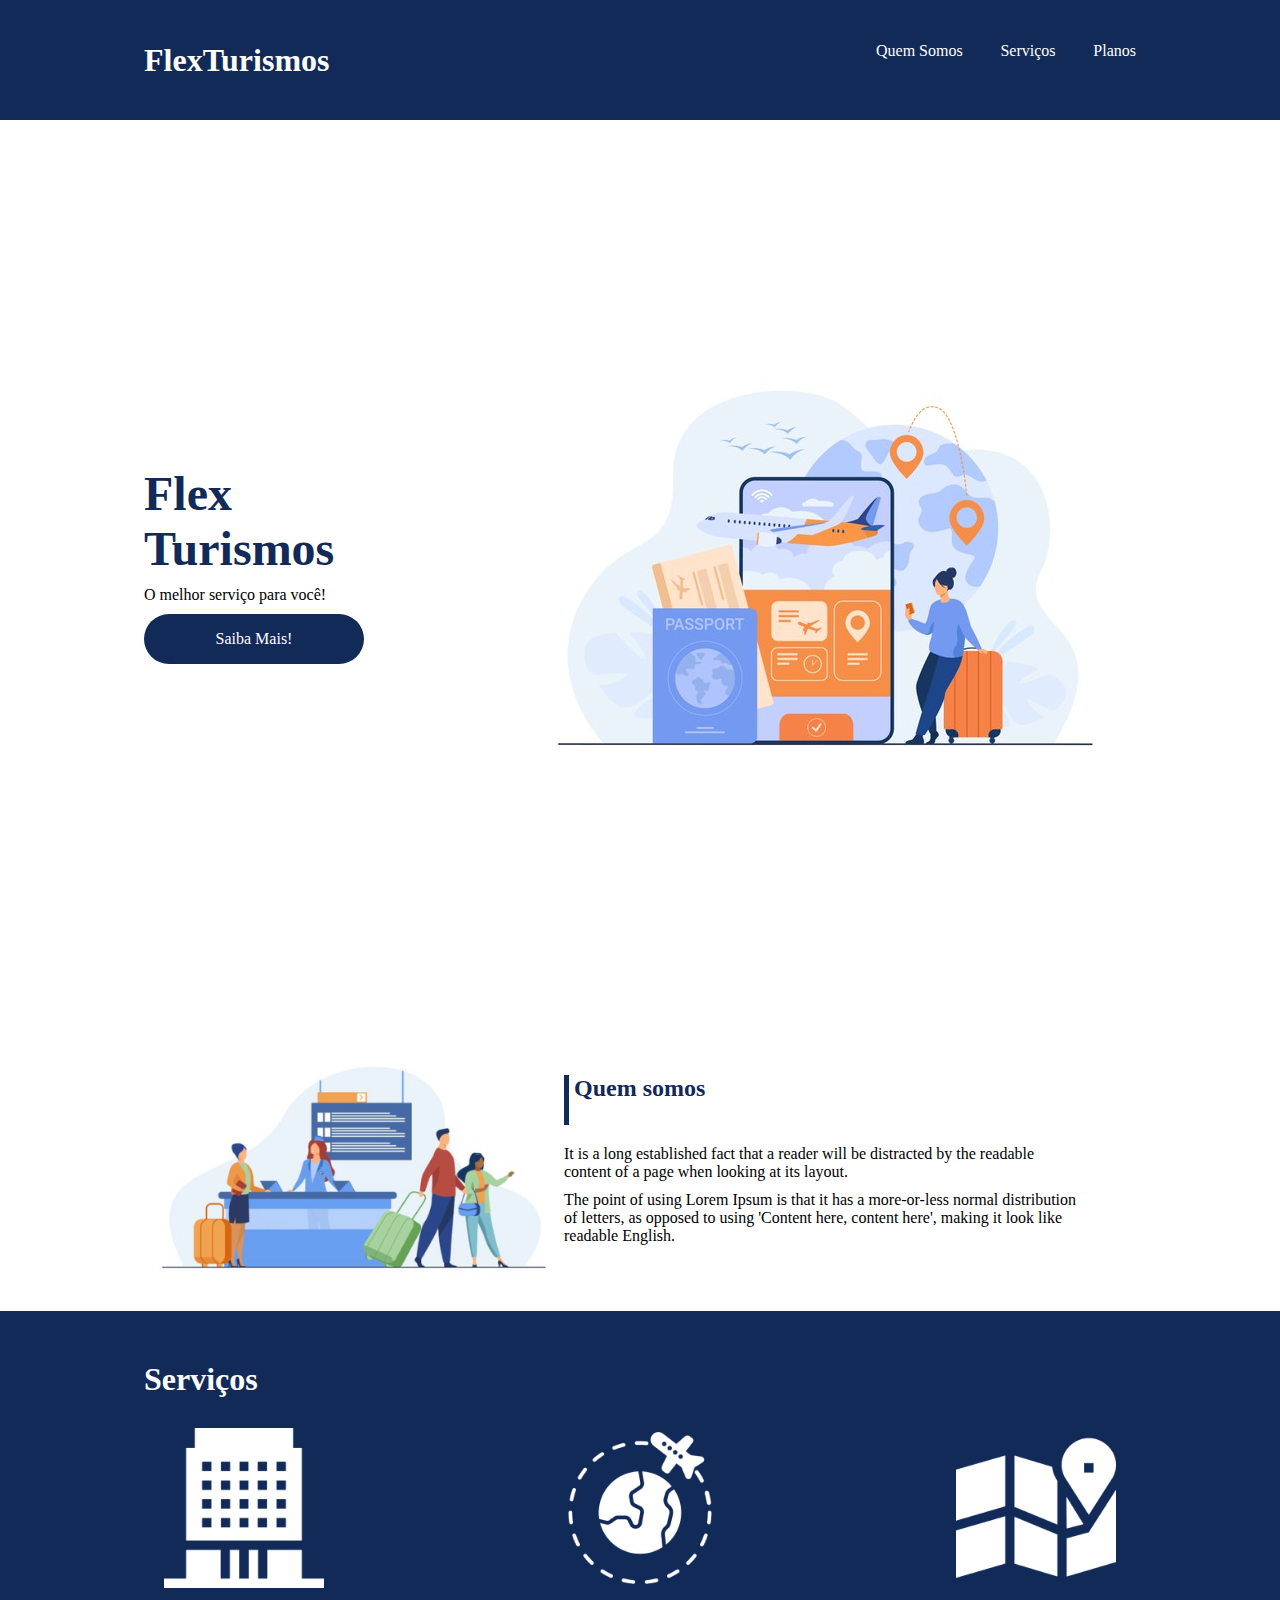
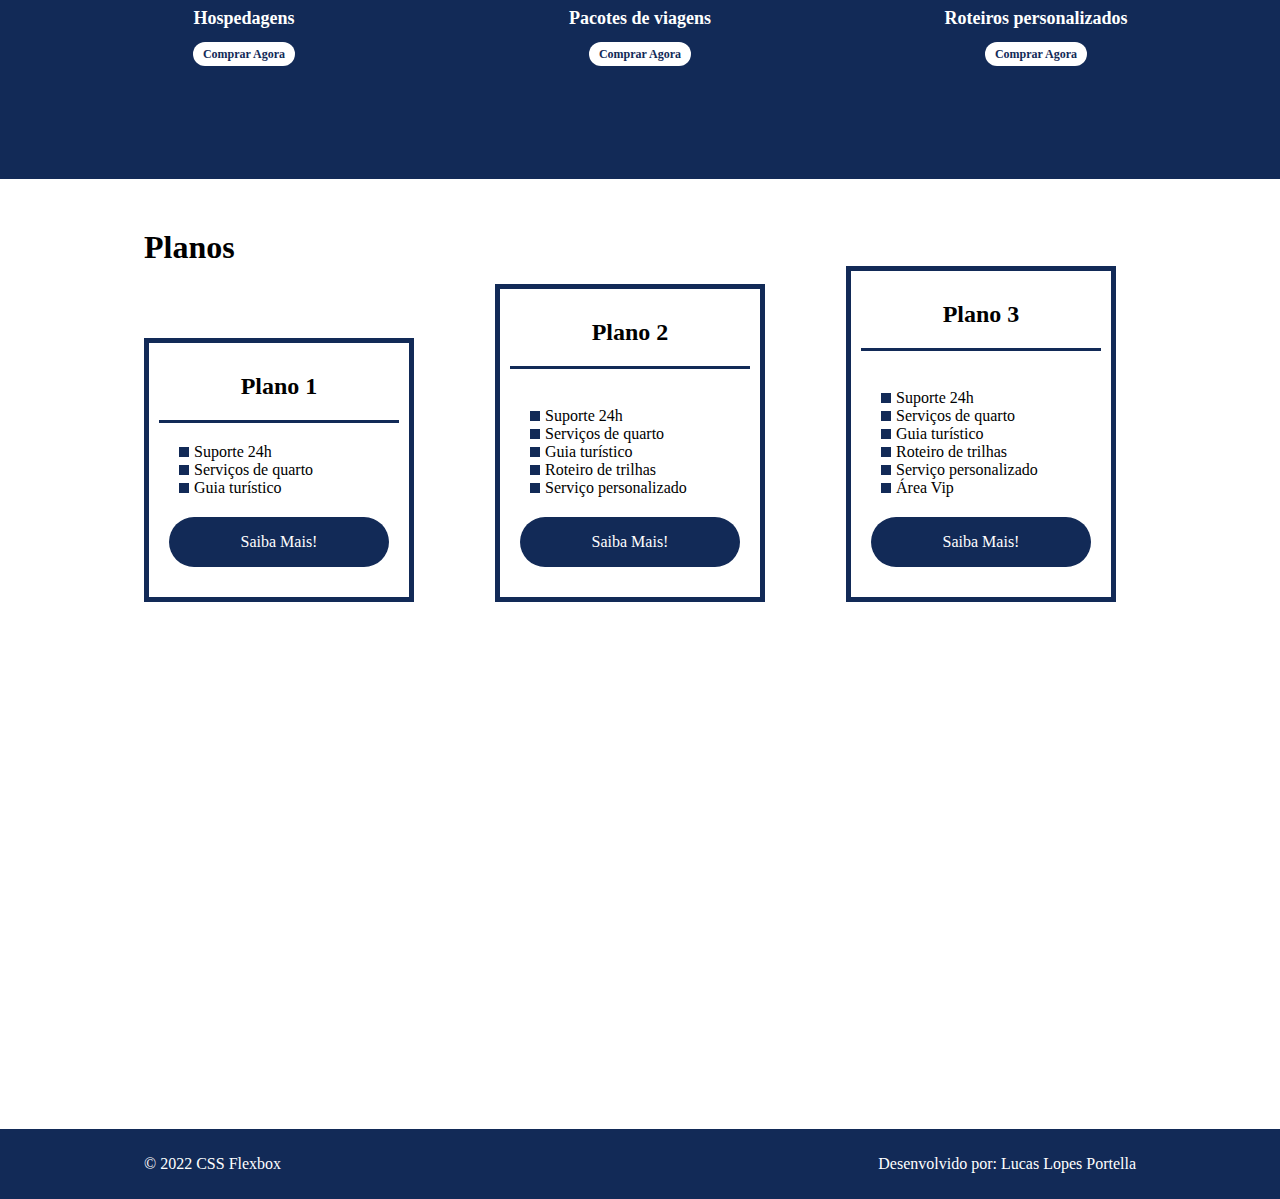
<file: Aula-Flexbox/index.html>
<!DOCTYPE html>
<html lang="pt-br">
<head>
    <meta charset="UTF-8">
    <meta name="viewport" content="width=device-width, initial-scale=1.0">
    <title>Flex Turismos</title>
    <link rel="stylesheet" href="./style.css">
</head>
<body>
    <header>
        <div class="flex-container menu">
            <div><h1>FlexTurismos</h1></div>
            <ul class="list-items">
                <li><a href="#quem-somos">Quem Somos</a></li>
                <li><a href="#servicos">Serviços</a></li>
                <li><a href="#planos">Planos</a></li>
            </ul>
        </div>
    </header>

    <div class="flex-container apresentacao">
        <div class="texto-apresentacao">
            <h1>Flex <br>Turismos</h1>
            <p>O melhor serviço para você!</p>
            <a class="btn" href="">Saiba Mais!</a>
        </div>

        <div>
            <div><img src="0-main.png" alt="banner de apresentação"></div>
        </div>
    </div>

    <div class="flex-container" id="quem-somos">
        

        <div>
            <h2>Quem somos</h2>
            <p>It is a long established fact that a reader will be distracted by the readable content of a page when looking at its layout. </p>
            <p>The point of using Lorem Ipsum is that it has a more-or-less normal distribution of letters, as opposed to using 'Content here, content here', making it look like readable English.</p>
        </div>
        <div>
            <img src="1-quem-somos.png" alt="balcão de atendimento">
        </div>
    </div>

    <div class="container-externo">
        <div class="flex-container" id="servicos">
            <div>
                <h2>Serviços</h2>
            </div>

            <div class="list-servicos">
                <div class="item-servico">
                    <div><img src="icon-2.png" alt="hospedagens"></div>
                    <p>Hospedagens</p>
                    <a href="#">Comprar Agora</a>
                </div>

                <div class="item-servico">
                <div><img src="icon-1.png" alt="pacote de viagens"></div>
                <p>Pacotes de viagens</p>
                <a href="#">Comprar Agora</a>
                </div>

                <div class="item-servico">
                    <div><img src="icon-3.png" alt="roteiros personalizados"></div>
                    <p>Roteiros personalizados</p>
                    <a href="#">Comprar Agora</a>
                </div>
            </div>
        </div>
    </div>

    <div class="flex-container" id="planos">
        <div><h2>Planos</h2></div>
        <div class="list-planos">
            <div class="item-plano">
                <h3>Plano 1</h3>
                <ul>
                    <li>Suporte 24h</li>
                    <li>Serviços de quarto</li>
                    <li>Guia turístico</li>
                </ul>
                <a class="btn" href="#">Saiba Mais!</a>
            </div>
    
            <div class="item-plano">
                <h3>Plano 2</h3>
                <br>
                <ul>
                    <li>Suporte 24h</li>
                    <li>Serviços de quarto</li>
                    <li>Guia turístico</li>
                    <li>Roteiro de trilhas</li>
                    <li>Serviço personalizado</li>
                </ul>
                <a class="btn" href="#">Saiba Mais!</a>
            </div>
    
            <div class="item-plano">
                <h3>Plano 3</h3>
                <br>
                <ul>
                    <li>Suporte 24h</li>
                    <li>Serviços de quarto</li>
                    <li>Guia turístico</li>
                    <li>Roteiro de trilhas</li>
                    <li>Serviço personalizado</li>
                    <li>Área Vip</li>
                </ul>
                <a class="btn" href="#">Saiba Mais!</a>
            </div>
        </div>
    </div>

    <footer>
        <div class="flex-container footer">
            <p>&copy; 2022 CSS Flexbox</p>
            <p>Desenvolvido por: Lucas Lopes Portella</p>
        </div>   
    </footer>
</body>
</html>
</file>
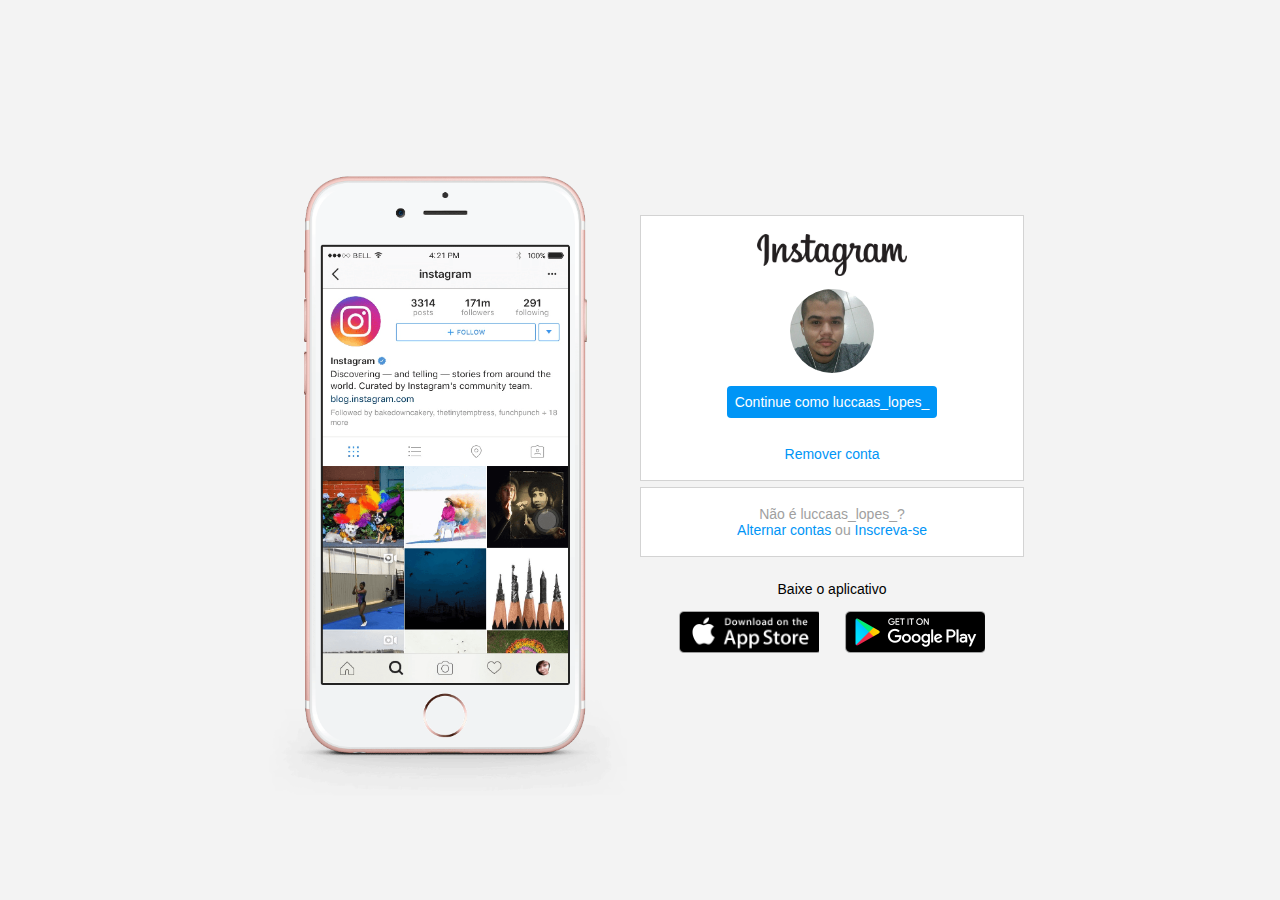
<file: Aula-Pagina-Instagram/index.html>
<!DOCTYPE html>
<html lang="pt-br">
<head>
    <meta charset="UTF-8">
    <meta name="viewport" content="width=device-width, initial-scale=1.0">
    <link rel="stylesheet" href="style.css">
    <title>Instagram</title>
</head>
<body>
    <div class="instagram-wrapper">
        <div class="instagram-phone">
            <img src="./img/instagram-celular.png" alt="celular">
        </div>
        <div class="instagram-continue">
            <div class="group">
                <img src="./img/instagram-logo.png" class="instagram-logo" alt="instagram logo">
                <div class="profile-photo">
                    <img src="img\img-insta.png" alt="foto de perfil">
                </div>
                <a href="#" class="instagram-login">Continue como luccaas_lopes_</a>
                <a href="#" class="instagram-logout">Remover conta</a>
            </div>
            <div class="group">
                <p class="not-account">Não é luccaas_lopes_?</p>
                <p class="not-account">
                    <span class="link-blue">Alternar contas</span>
                    ou
                    <span class="link-blue">Inscreva-se</span>
                </p>
            </div>
            <div class="get-the-app">
                <p class="get-app">Baixe o aplicativo</p>
                <div class="download">
                    <a href="#" class="app-download"></a>
                    <a href="#" class="app-download"></a>
                </div>
            </div>
        </div>
    </div>
</body>
</html>
</file>
<file: Aula-Flexbox/style.css>
*{
    margin: 0;
    padding: 0;
    font-family:'Georgia', 'Times New Roman', 'Times', 'serif'   
}
ul{
    list-style: none;
    margin: 0;
    padding: 0;
}
ul li a{
    text-decoration: none;
}
div img{
    display: block;
    width: 100%;
}
.flex-container{
    display: flex;
    max-width: 992px;
    margin: auto;
    width: 100%;
    
}
header{
    background-color: #122A57;
    height: 100px;
    display: flex;
    align-items: center;
    color: #fff;
    padding: 10px 5px;
    
}
header .list-items {
    display: flex;
    max-width: 260px;
    width: 100%;
    justify-content: space-between;
}

.list-items li a{
    color:#fff;

}

header .menu{
    justify-content: space-between;
}
.apresentacao{
    height: 100vh;
    align-items: center;
    justify-content: space-between;
}
.apresentacao .texto-apresentacao{
    min-height: 200px;
}

.texto-apresentacao h1{
    color: #122A57;
    font-size: 48px;
    margin-bottom: 10px;
}
.btn{
    background-color: #122A57;
    color: #fff;
    text-align: center;
    border-radius: 30px;
    width: 220px;
    display: block;
    text-decoration: none;
    height: 50px;
    line-height: 50px;
    margin-top: 10px;
    margin-bottom: 10px;
}
#quem-somos{
    flex-direction: row-reverse;
    align-items: center;
    justify-content: space-between;
}
#quem-somos h2{
    font: 32px;
    color: #122A57;
    display: flex;
    margin-bottom: 20px;
}
#quem-somos h2::before{
    content: "";
    height: 50px;
    width: 5px;
    margin-right: 5px;
    background-color:#122A57;
    position: relative;
}
#quem-somos p{
    margin-bottom: 10px;
    width: 90%;
}
#quem-somos img{
    min-width: 420px;
}
.container-externo{
    background-color: #122A57;
    width: 100%;
}
#servicos{
    flex-direction: column;
    padding-top: 50px;
    padding-bottom: 100px;
}
#servicos h2{
    color: #fff;
    font-size: 32px;
    margin-bottom: 30px;
}
.list-servicos{
    display: flex;
    justify-content: space-between;
}
.list-servicos .item-servico{
    text-align: center;
    
}
.item-servico a{
    width: 220px;
    background-color: #fff;
    border-radius: 30px;
    text-align: center;
    margin-top: 20px;
    line-height: 50px;
    padding: 5px 10px;
    text-decoration: none;
    color: #122A57;
    font-size: 12px;
    font-weight: 700;
}
.item-servico p{
    font-weight: 700;
    font-size: 18px;
    color: #fff;
    margin-top: 20px;
}
.item-servico img{
    width: 80%;
    margin: auto;
}
#planos{
    flex-direction: column;
    min-height: 100vh;
    padding-top: 50px;
}
#planos h2{
    font-size: 32px;
}
.list-planos{
    display: flex;
    align-items: flex-end;
    justify-content: space-between;
}
.item-plano{
    flex: 1;
    border: 5px solid #122A57;
    margin-right: 20px;
    padding: 10px;
    max-width: 240px;
}
.item-plano .btn{
    margin: auto;
    margin-bottom: 20px;
}
.item-plano h3{
    font-size: 24px;
    display: flex;
    flex-direction: column;
    text-align: center;
    margin-top: 20px;
}
.item-plano h3::after{
    content: "";
    background-color: #122A57;
    width: 100%;
    height: 3px;
    margin-top: 20px;
    margin-bottom: 10px;
}
.item-plano ul{
    padding: 10px 20px;
    display: flex;
    flex-direction: column;
    margin-bottom: 10px;
}
.item-plano ul li{
    display: flex;
    flex-wrap: nowrap;
    align-items: center;
}
.item-plano ul li::before{
   content: "";
   width: 10px;
   height: 10px;
   background-color: #122A57;
   margin-right: 5px;
}
footer{
    background-color: #122A57;
    height: 70px;
    display: flex;
    align-items: center;
}
footer .footer{
    justify-content: space-between;
    color: #fff;
}

/*mobile*/
@media(max-width: 992px){
    .flex-container{
        flex-direction: column;
    }
    .apresentacao{
        flex-direction: column-reverse;
    }
    .apresentacao .texto-apresentacao{
        width: 100%;
    }
    #quem-somos{
        flex-direction: column-reverse;
    }
    #quem-somos img{
        min-width: 320px;
        margin: auto;
    }
    .list-servicos{
        flex-direction: column;
    }
    .item-servico img{
       width: 50%;
       margin: auto; 
    }
    .list-planos{
        flex-direction: column;
        align-items: flex-start;
    }
    .list-planos .item-plano{
        max-width: 90%;
        margin: auto;
        width: 100%;
        margin-bottom: 20px;
    }
    
}
</file>
<file: Aula-Pagina-Instagram/style.css>
* {
    padding: 0;
    margin: 0;
    box-sizing: border-box;
    text-decoration: none;
    font-family: sans-serif;
    font-size: 14px;
}

body {
    width: 100%;
    min-height: 100vh;
    background-color: rgb(243, 243, 243);
    margin: 0;
    padding: 0;
    display: flex;
    justify-content: center;
}



.instagram-wrapper {
    display: flex;
    align-items: center;
    justify-content: start;
    width: 60%;
    height: 100vh;
}

.instagram-phone {
    display: flex;
    align-items: center;
    justify-content: center;
    width: 50%;
}

.instagram-phone img {
    height: 50rem;
}

.instagram-continue {
    display: flex;
    align-items: center; /* horizontal */
    justify-content: space-around; /* vertical */
    flex-direction: column;
    width: 50%;
    min-height: 34rem;
}

.group {
    display: flex;
    justify-content: space-between;
    align-items: center;
    flex-direction: column;
    background-color: #ffffff;
    width: 100%;
    padding: 1.3rem 0;
    border: 1px solid lightgray;
}

.group:nth-child(1) {
    min-height: 19rem;
}

.instagram-logo {
    height: 3rem;
}

.profile-photo {
    display: flex;
    justify-content: center;
    align-items: center;
    border-radius: 50%;
    overflow: hidden;
}

.profile-photo img {
    height: 6rem;
}

.instagram-login {
    background-color: #0095f6;
    color: #ffffff;
    padding: 8px;
    border-radius: 4px;
}

.instagram-logout {
    color: #0095f6;
    margin-top: 1rem;
}

.not-account {
    color: rgb(160, 160, 160);
}

.link-blue {
    color: #0095f6;
}

.get-the-app {
    display: flex;
    flex-direction: column;
    align-items: center;
    justify-content: center;
    width: 100%;
    padding: 1.3rem 0;
}

.download {
    display: flex;
    width: 100%;
    justify-content: space-evenly;
    align-items: center;
    padding: 1rem;
}

.app-download {
    height: 3rem;
    width: 10rem;
    background-size: cover;
}

.app-download:nth-child(1) {
    background-image: url('./img/apple-button.png');
}

.app-download:nth-child(2) {
    background-image: url('./img/googleplay-button.png');
}

/* media queries */


@media (max-width: 1024px) {
    .instagram-wrapper {
        width: 90%;
    }
}

@media (max-width: 650px) {
    body {
        background-color: #ffffff;
    }

    .instagram-wrapper {
        width: 90%;
    }

    .instagram-phone {
        display: none;
    }

    .instagram-continue {
        width: 100%;
    }
    
    .group {
        border: 1px solid transparent;
    }
}
</file>
